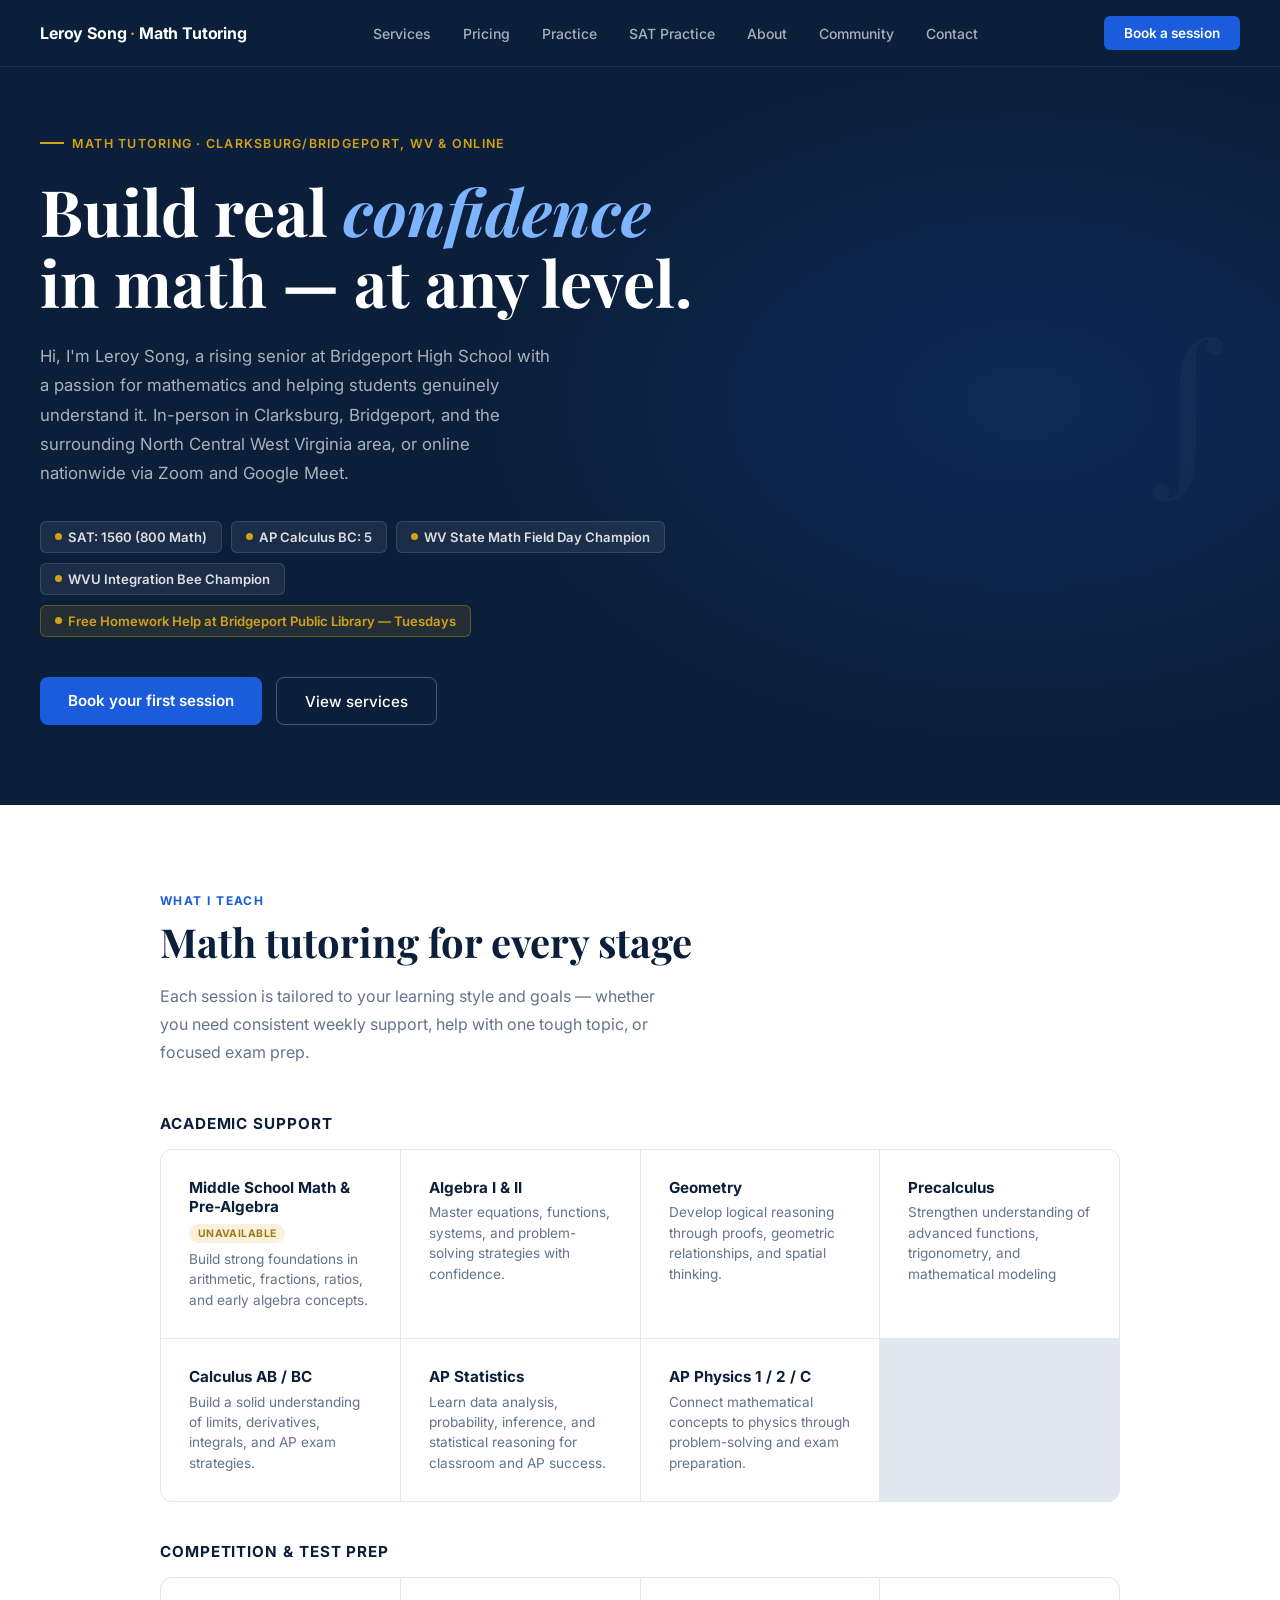
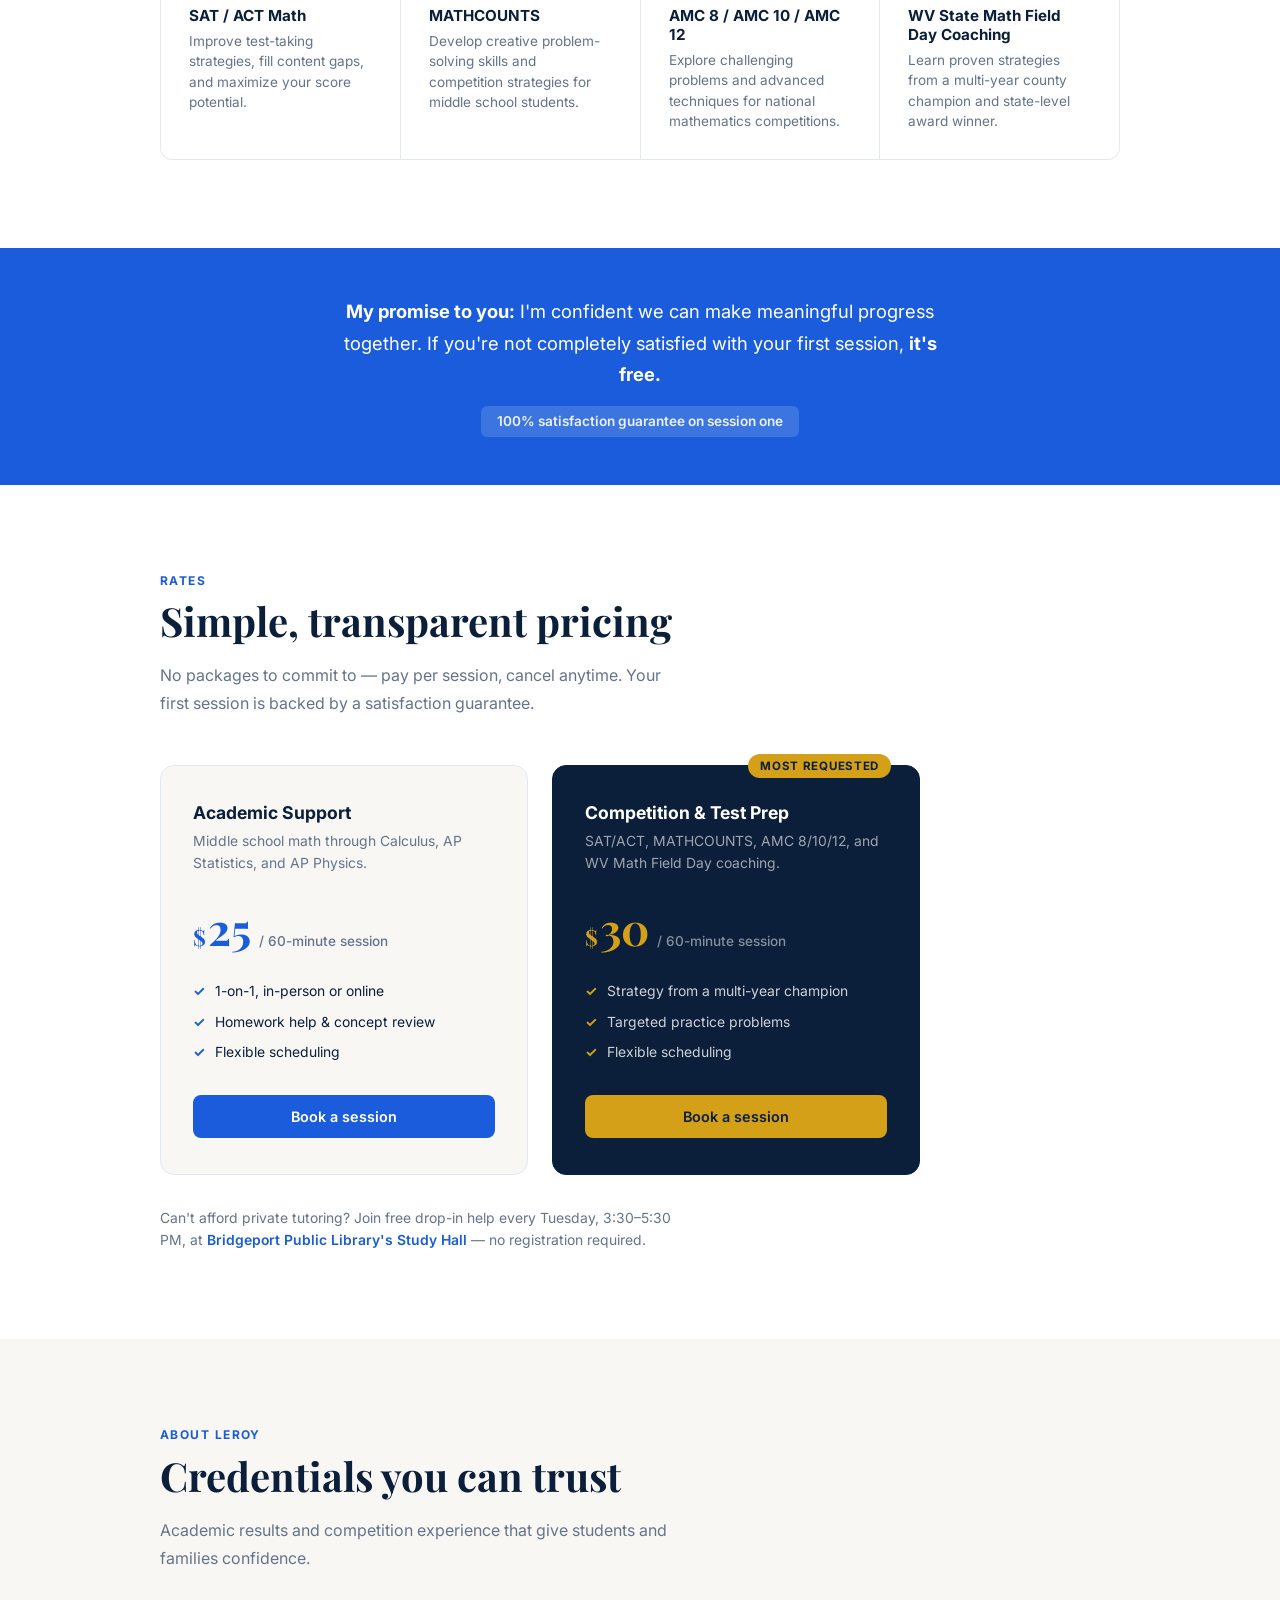
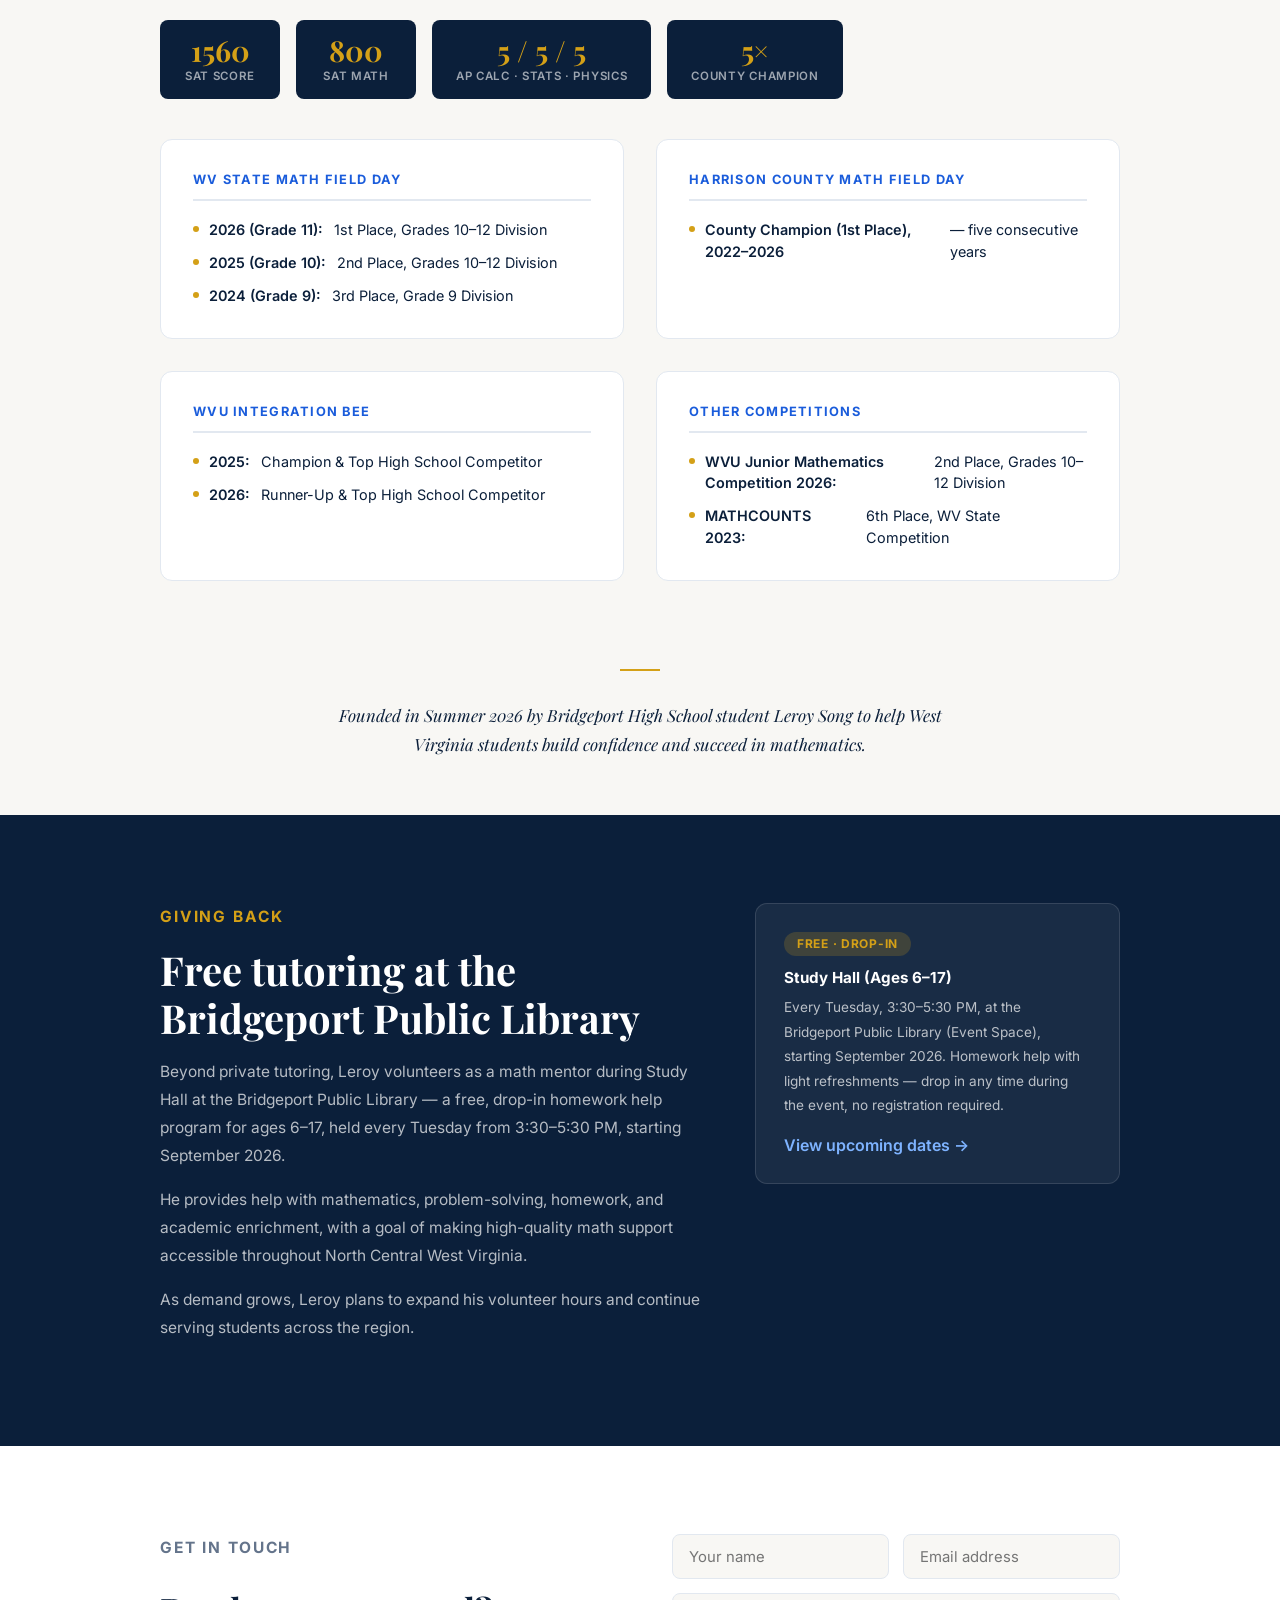
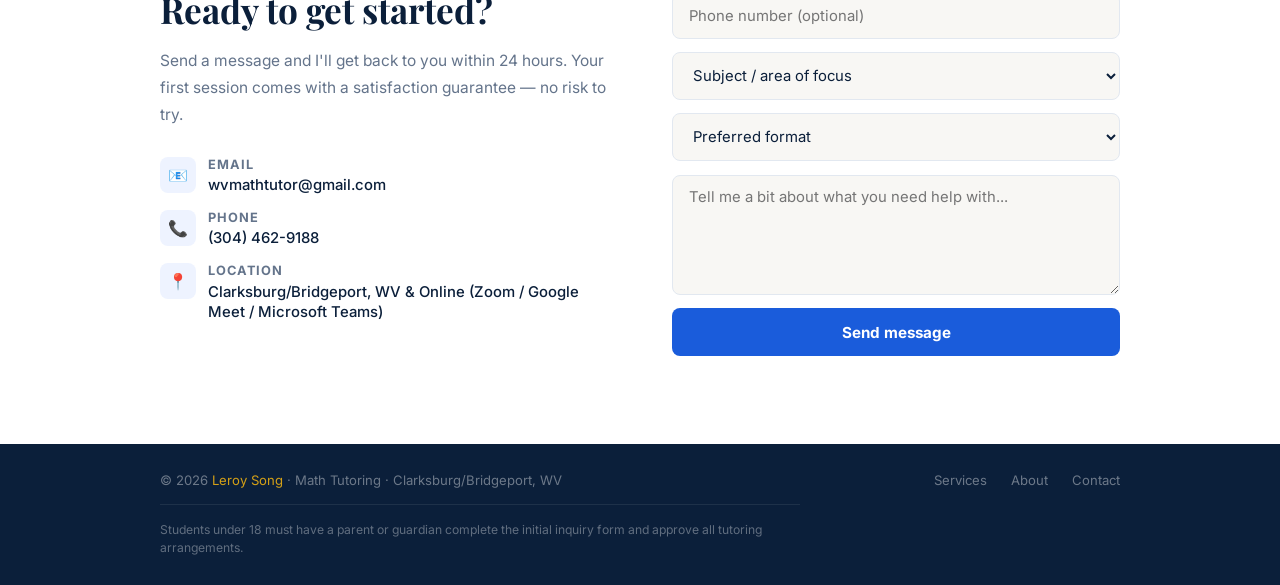
<file: index.html>
<!DOCTYPE html>
<html lang="en">
<head>
  <meta charset="UTF-8"/>
  <meta name="viewport" content="width=device-width, initial-scale=1.0"/>
  <meta name="description" content="High-quality math tutoring in Clarksburg/Bridgeport, WV and online. SAT 1560, AP Calculus BC 5, WV State Math Field Day Champion."/>
  <title>Leroy Song — Math Tutoring in Clarksburg &amp; Bridgeport, WV</title>
  <script type="application/ld+json">
  {
    "@context": "https://schema.org",
    "@type": "LocalBusiness",
    "name": "Leroy Song Math Tutoring",
    "url": "https://www.wvmathtutor.com",
    "description": "Math tutoring for Algebra through Calculus, SAT Math, and competition mathematics, in person in Clarksburg and Bridgeport, WV, and online nationwide.",
    "areaServed": [
      { "@type": "City", "name": "Bridgeport, WV" },
      { "@type": "City", "name": "Clarksburg, WV" }
    ],
    "address": {
      "@type": "PostalAddress",
      "addressLocality": "Bridgeport",
      "addressRegion": "WV",
      "addressCountry": "US"
    },
    "email": "wvmathtutor@gmail.com",
    "telephone": "+1-304-462-9188"
  }
  </script>
  <link rel="icon" type="image/png" href="[data-uri]"/>
  <link href="https://fonts.googleapis.com/css2?family=Inter:wght@400;500;600;700&family=Playfair+Display:ital,wght@0,700;1,700&display=swap" rel="stylesheet"/>
  <style>
    *, *::before, *::after { box-sizing: border-box; margin: 0; padding: 0; }

    :root {
      --navy:   #0B1F3A;
      --blue:   #1A5CDB;
      --gold:   #D4A017;
      --cream:  #F8F7F4;
      --gray:   #64748B;
      --border: #E2E8F0;
      --white:  #FFFFFF;
    }

    html { scroll-behavior: smooth; }
    body { font-family: 'Inter', sans-serif; background: var(--cream); color: var(--navy); }

    /* ── NAV ── */
    nav {
      position: fixed; top: 0; left: 0; right: 0; z-index: 100;
      background: rgba(11,31,58,0.97);
      backdrop-filter: blur(8px);
      display: flex; align-items: center; justify-content: space-between;
      padding: 1rem 2.5rem;
      border-bottom: 1px solid rgba(255,255,255,0.07);
    }
    .nav-logo {
      font-size: 1rem; font-weight: 700; color: var(--white); letter-spacing: -.01em;
    }
    .nav-logo span { color: var(--gold); }
    .nav-links { display: flex; gap: 2rem; list-style: none; }
    .nav-links a {
      color: rgba(255,255,255,0.65); text-decoration: none;
      font-size: .875rem; font-weight: 500; transition: color .2s;
    }
    .nav-links a:hover { color: var(--white); }
    .nav-cta {
      background: var(--blue); color: var(--white);
      font-family: 'Inter', sans-serif; font-size: .85rem; font-weight: 600;
      padding: .55rem 1.25rem; border: none; border-radius: 6px;
      cursor: pointer; text-decoration: none; transition: opacity .2s;
    }
    .nav-cta:hover { opacity: .85; }

    /* ── HERO ── */
    .hero {
      min-height: 50vh;
      background: var(--navy);
      display: flex; align-items: center;
      padding: 8rem 2.5rem 5rem;
      position: relative; overflow: hidden;
    }
    .hero-bg {
      position: absolute; inset: 0; pointer-events: none;
      background: radial-gradient(ellipse 60% 60% at 80% 50%, rgba(26,92,219,0.18) 0%, transparent 70%);
    }
    /* Subtle equation watermark */
    .hero-watermark {
      position: absolute; right: 5%; top: 50%;
      transform: translateY(-50%);
      font-size: clamp(6rem, 14vw, 14rem);
      font-family: 'Playfair Display', serif;
      font-style: italic; color: rgba(255,255,255,0.03);
      line-height: 1; pointer-events: none; user-select: none;
      white-space: nowrap;
    }
    .hero-inner { position: relative; max-width: 680px; }
    .hero-eyebrow {
      display: inline-flex; align-items: center; gap: .5rem;
      font-size: .78rem; font-weight: 600; letter-spacing: .1em;
      text-transform: uppercase; color: var(--gold);
      margin-bottom: 1.5rem;
    }
    .hero-eyebrow::before {
      content: ''; display: block;
      width: 24px; height: 2px; background: var(--gold);
    }
    .hero h1 {
      font-family: 'Playfair Display', serif;
      font-size: clamp(2.4rem, 5.5vw, 4rem);
      font-weight: 700; line-height: 1.12; color: var(--white);
      margin-bottom: 1.5rem;
    }
    .hero h1 em { font-style: italic; color: #7EB3FF; }
    .hero p {
      font-size: 1.05rem; color: rgba(255,255,255,0.65);
      line-height: 1.75; max-width: 520px; margin-bottom: 2rem;
    }

    /* Score badges */
    .badges {
      display: flex; flex-wrap: wrap; gap: .6rem; margin-bottom: 2.5rem;
    }
    .badge {
      display: flex; align-items: center; gap: .4rem;
      background: rgba(255,255,255,0.07);
      border: 1px solid rgba(255,255,255,0.12);
      border-radius: 6px; padding: .45rem .85rem;
      font-size: .82rem; font-weight: 600; color: rgba(255,255,255,0.85);
    }
    .badge-dot { width: 7px; height: 7px; border-radius: 50%; background: var(--gold); flex-shrink: 0; }
    .badge-community {
        background: rgba(212, 160, 23, 0.12);
        border: 1px solid rgba(212, 160, 23, 0.35);
        color: var(--gold);
    }
    .hero-btns { display: flex; gap: .85rem; flex-wrap: wrap; }
    .btn-primary {
      background: var(--blue); color: var(--white);
      font-family: 'Inter', sans-serif; font-size: .95rem; font-weight: 600;
      padding: .85rem 1.75rem; border: none; border-radius: 8px;
      cursor: pointer; text-decoration: none; transition: opacity .2s;
    }
    .btn-primary:hover { opacity: .85; }
    .btn-ghost {
      background: transparent; color: var(--white);
      font-family: 'Inter', sans-serif; font-size: .95rem; font-weight: 500;
      padding: .85rem 1.75rem;
      border: 1.5px solid rgba(255,255,255,0.25); border-radius: 8px;
      cursor: pointer; text-decoration: none; transition: border-color .2s;
    }
    .btn-ghost:hover { border-color: rgba(255,255,255,0.6); }

    /* ── SECTION SHARED ── */
    section { padding: 5.5rem 2.5rem; }
    .inner { max-width: 960px; margin: 0 auto; }
    .eyebrow {
      font-size: .75rem; font-weight: 700; letter-spacing: .12em;
      text-transform: uppercase; color: var(--blue);
      margin-bottom: .6rem;
    }
    .section-h {
      font-family: 'Playfair Display', serif;
      font-size: clamp(1.7rem, 3.5vw, 2.5rem);
      font-weight: 700; color: var(--navy); margin-bottom: 1rem; line-height: 1.2;
    }
    .section-sub {
      font-size: 1rem; color: var(--gray); line-height: 1.75;
      max-width: 520px; margin-bottom: 3rem;
    }

    /* ── SERVICES ── */
    .services { background: var(--white); }
    .services-grid {
      display: grid;
      grid-template-columns: repeat(auto-fit, minmax(220px, 1fr));
      gap: 1px; background: var(--border);
      border: 1px solid var(--border); border-radius: 12px; overflow: hidden;
    }
    .service-item {
      background: var(--white); padding: 1.75rem;
      transition: background .2s;
    }
    .service-item:hover { background: #F0F5FF; }
    .service-item h3 { font-size: .95rem; font-weight: 700; margin-bottom: .35rem; display: flex; align-items: center; gap: .5rem; flex-wrap: wrap; }
    .service-item p { font-size: .85rem; color: var(--gray); line-height: 1.5; }
    .service-status {
      display: inline-block;
      font-size: .65rem; font-weight: 700; letter-spacing: .04em; text-transform: uppercase;
      padding: .2rem .55rem; border-radius: 20px;
      background: rgba(212,160,23,0.15); color: #9C7A14;
      white-space: nowrap;
    }

.services-category-title {
  font-size: .95rem;
  font-weight: 700;
  color: var(--navy);
  text-transform: uppercase;
  letter-spacing: .06em;
  margin: 2.5rem 0 1rem;
}
.services-category-title:first-of-type {
  margin-top: 0;
}

/* Optional: tighten the grid to 2 columns on mobile instead of 1, so it feels less sparse */
@media (max-width: 480px) {
  .services-grid {
    grid-template-columns: repeat(2, 1fr);
  }
  .service-item {
    padding: 1.25rem;
  }
  .service-item h3 {
    font-size: .85rem;
  }
}

    /* ── PROMISE BANNER ── */
    .promise-banner {
      background: var(--blue); padding: 3rem 2.5rem;
      text-align: center;
    }
    .promise-banner p {
      font-size: 1.15rem; color: var(--white); line-height: 1.7;
      max-width: 620px; margin: 0 auto;
    }
    .promise-banner strong { font-weight: 700; }
    .promise-banner .guarantee {
      display: inline-block; margin-top: 1rem;
      background: rgba(255,255,255,0.15); border-radius: 6px;
      padding: .45rem 1rem; font-size: .85rem; font-weight: 600;
      color: rgba(255,255,255,0.9);
    }

    /* ── PRICING ── */
.pricing { background: var(--white); }

.pricing-grid {
  display: grid;
  grid-template-columns: repeat(auto-fit, minmax(280px, 1fr));
  gap: 1.5rem;
  max-width: 760px;
  margin-bottom: 2rem;
}

.pricing-card {
  position: relative;
  background: var(--cream);
  border: 1.5px solid var(--border);
  border-radius: 14px;
  padding: 2.25rem 2rem;
}

.pricing-card.featured {
  background: var(--navy);
  border-color: var(--navy);
}

.pricing-tag {
  position: absolute; top: -12px; right: 1.75rem;
  background: var(--gold); color: var(--navy);
  font-size: .72rem; font-weight: 700;
  text-transform: uppercase; letter-spacing: .06em;
  padding: .3rem .75rem; border-radius: 20px;
}

.pricing-card h3 {
  font-size: 1.1rem; font-weight: 700;
  color: var(--navy); margin-bottom: .5rem;
}
.pricing-card.featured h3 { color: var(--white); }

.pricing-desc {
  font-size: .87rem; color: var(--gray); line-height: 1.55;
  margin-bottom: 1.5rem; min-height: 2.6em;
}
.pricing-card.featured .pricing-desc { color: rgba(255,255,255,0.6); }

.pricing-amount {
  font-family: 'Playfair Display', serif;
  font-size: 2.75rem; font-weight: 700;
  color: var(--blue); margin-bottom: 1.5rem;
  display: flex; align-items: baseline; gap: .15rem;
}
.pricing-card.featured .pricing-amount { color: var(--gold); }
.pricing-amount .currency { font-size: 1.4rem; }
.pricing-amount .per {
  font-family: 'Inter', sans-serif;
  font-size: .85rem; font-weight: 500;
  color: var(--gray); margin-left: .3rem;
}
.pricing-card.featured .pricing-amount .per { color: rgba(255,255,255,0.5); }

.pricing-list {
  list-style: none; display: flex; flex-direction: column;
  gap: .6rem; margin-bottom: 2rem;
}
.pricing-list li {
  display: flex; align-items: flex-start; gap: .6rem;
  font-size: .87rem; color: var(--navy); line-height: 1.5;
}
.pricing-card.featured .pricing-list li { color: rgba(255,255,255,0.8); }
.pricing-list li::before {
  content: '✓'; flex-shrink: 0; font-weight: 700; color: var(--blue);
}
.pricing-card.featured .pricing-list li::before { color: var(--gold); }

.pricing-btn {
  display: block; text-align: center;
  background: var(--blue); color: var(--white);
  font-family: 'Inter', sans-serif; font-size: .9rem; font-weight: 600;
  padding: .8rem; border-radius: 8px;
  text-decoration: none; transition: opacity .2s;
}
.pricing-btn:hover { opacity: .85; }
.pricing-btn-featured { background: var(--gold); color: var(--navy); }

.pricing-note {
  font-size: .87rem; color: var(--gray); line-height: 1.6;
  max-width: 520px;
}
.link-inline { color: var(--blue); font-weight: 600; text-decoration: none; }
.link-inline:hover { text-decoration: underline; }

@media (max-width: 480px) {
  .pricing-card { padding: 1.75rem 1.5rem; }
}

    /* ── ACHIEVEMENTS ── */
    .achievements { background: var(--cream); }
    .ach-grid {
      display: grid; grid-template-columns: 1fr 1fr; gap: 2rem;
    }
    .ach-card {
      background: var(--white); border-radius: 12px;
      border: 1px solid var(--border); padding: 2rem;
    }
    .ach-card h3 {
      font-size: .8rem; font-weight: 700; letter-spacing: .1em;
      text-transform: uppercase; color: var(--blue);
      margin-bottom: 1.1rem; padding-bottom: .75rem;
      border-bottom: 2px solid var(--border);
    }
    .ach-list { list-style: none; display: flex; flex-direction: column; gap: .7rem; }
    .ach-list li {
      display: flex; align-items: flex-start; gap: .65rem;
      font-size: .9rem; color: var(--navy); line-height: 1.5;
    }
    .ach-list li::before {
      content: ''; flex-shrink: 0; width: 6px; height: 6px;
      border-radius: 50%; background: var(--gold); margin-top: .45rem;
    }
    .ach-list li strong { font-weight: 600; }

    /* Score pills row */
    .score-row {
      display: flex; flex-wrap: wrap; gap: 1rem; margin-bottom: 2.5rem;
    }
    .score-pill {
      background: var(--navy); color: var(--white);
      border-radius: 8px; padding: 1rem 1.5rem; text-align: center;
      min-width: 120px;
    }
    .score-pill .num {
      font-family: 'Playfair Display', serif;
      font-size: 1.8rem; font-weight: 700; color: var(--gold);
      line-height: 1; display: block;
    }
    .score-pill .lbl {
      font-size: .72rem; font-weight: 600; color: rgba(255,255,255,0.6);
      text-transform: uppercase; letter-spacing: .06em;
      display: block; margin-top: .3rem;
    }

    /* ── MISSION LINE ── */
/* Add this to your <style> section, e.g. right after the .achievements rules */

.mission-line {
  background: var(--cream);
  padding: 0 2.5rem 3.5rem;
  text-align: center;
}
.mission-line p {
  max-width: 620px; margin: 0 auto;
  font-family: 'Playfair Display', serif;
  font-style: italic;
  font-size: 1.05rem;
  color: var(--navy);
  line-height: 1.7;
  position: relative;
  padding-top: 2rem;
}
.mission-line p::before {
  content: '';
  position: absolute; top: 0; left: 50%;
  transform: translateX(-50%);
  width: 40px; height: 2px;
  background: var(--gold);
}

    /* ── COMMUNITY ── */
    .community { background: var(--navy); }
    .community .eyebrow { color: var(--gold); }
    .community .section-h { color: var(--white); }
    .community .section-sub { color: rgba(255,255,255,0.6); }
    .community-inner {
      display: grid; grid-template-columns: 3fr 2fr; gap: 3rem;
      align-items: start;
    }
    .community p {
      color: rgba(255,255,255,0.7); font-size: .97rem; line-height: 1.8;
      margin-bottom: 1rem;
    }
    .community a.link {
      color: #7EB3FF; font-weight: 600; text-decoration: none;
    }
    .community a.link:hover { text-decoration: underline; }
    .library-card {
      background: rgba(255,255,255,0.06);
      border: 1px solid rgba(255,255,255,0.12);
      border-radius: 12px; padding: 1.75rem;
    }
    .library-card h4 {
      font-size: .95rem; font-weight: 700; color: var(--white);
      margin-bottom: .5rem;
    }
    .library-card p {
      font-size: .85rem; margin-bottom: 1.1rem;
    }
    .library-tag {
      display: inline-block;
      background: rgba(212,160,23,0.2); color: var(--gold);
      font-size: .75rem; font-weight: 700;
      padding: .3rem .8rem; border-radius: 20px;
      text-transform: uppercase; letter-spacing: .06em;
    }

    /* ── CONTACT ── */
    .contact { background: var(--white); }
    .contact-layout {
      display: grid; grid-template-columns: 1fr 1fr; gap: 4rem; align-items: start;
    }
    .contact-info h2 {
      font-family: 'Playfair Display', serif;
      font-size: clamp(1.6rem, 3vw, 2.2rem);
      font-weight: 700; margin-bottom: 1rem; line-height: 1.2;
    }
    .contact-info p {
      font-size: .97rem; color: var(--gray); line-height: 1.75; margin-bottom: 1.75rem;
    }
    .contact-details { display: flex; flex-direction: column; gap: 1rem; }
    .contact-detail {
      display: flex; align-items: flex-start; gap: .75rem;
    }
    .detail-icon {
      width: 36px; height: 36px; flex-shrink: 0;
      background: #EEF3FF; border-radius: 8px;
      display: flex; align-items: center; justify-content: center;
      font-size: 1rem;
    }
    .detail-text strong {
      display: block; font-size: .8rem; text-transform: uppercase;
      letter-spacing: .07em; color: var(--gray); margin-bottom: .15rem;
    }
    .detail-text span {
      font-size: .93rem; font-weight: 500; color: var(--navy);
    }

    .contact-form { display: flex; flex-direction: column; gap: .85rem; }
    .form-row { display: grid; grid-template-columns: 1fr 1fr; gap: .85rem; }
    .contact-form input,
    .contact-form select,
    .contact-form textarea {
      font-family: 'Inter', sans-serif; font-size: .93rem;
      padding: .8rem 1rem;
      border: 1.5px solid var(--border); border-radius: 8px;
      background: var(--cream); color: var(--navy);
      width: 100%; transition: border-color .2s;
    }
    .contact-form input:focus,
    .contact-form select:focus,
    .contact-form textarea:focus {
      outline: none; border-color: var(--blue);
      background: var(--white);
    }
    .contact-form textarea { min-height: 120px; resize: vertical; }
    .contact-form button {
      background: var(--blue); color: var(--white);
      font-family: 'Inter', sans-serif; font-size: .95rem; font-weight: 700;
      padding: .9rem; border: none; border-radius: 8px;
      cursor: pointer; transition: opacity .2s;
    }
    .contact-form button:hover { opacity: .85; }

    /* ── FOOTER ── */
    footer {
      background: var(--navy);
      padding: 1.75rem 2.5rem;
    }
    .footer-top {
      display: flex; align-items: center; justify-content: space-between;
      flex-wrap: wrap; gap: .75rem;
    }
    footer p { font-size: .82rem; color: rgba(255,255,255,0.4); }
    footer p span { color: var(--gold); }
    .footer-links { display: flex; gap: 1.5rem; }
    .footer-links a {
      font-size: .82rem; color: rgba(255,255,255,0.4);
      text-decoration: none; transition: color .2s;
    }
    .footer-links a:hover { color: rgba(255,255,255,0.8); }
    .footer-disclaimer {
      margin-top: 1rem;
      padding-top: 1rem;
      border-top: 1px solid rgba(255,255,255,0.08);
      font-size: .76rem;
      color: rgba(255,255,255,0.35);
      line-height: 1.5;
      max-width: 640px;
    }

    /* ── RESPONSIVE ── */
    /* ── HAMBURGER ── */
    .nav-hamburger {
      display: none;
      flex-direction: column; justify-content: center; gap: 5px;
      width: 36px; height: 36px; padding: 4px;
      background: none; border: none; cursor: pointer;
    }
    .nav-hamburger span {
      display: block; width: 22px; height: 2px;
      background: var(--white); border-radius: 2px;
      transition: transform .25s ease, opacity .2s ease;
    }
    .nav-hamburger.open span:nth-child(1) { transform: translateY(7px) rotate(45deg); }
    .nav-hamburger.open span:nth-child(2) { opacity: 0; }
    .nav-hamburger.open span:nth-child(3) { transform: translateY(-7px) rotate(-45deg); }

    .mobile-menu {
      display: none;
      position: fixed; top: 57px; left: 0; right: 0; z-index: 99;
      background: rgba(11,31,58,0.98);
      backdrop-filter: blur(8px);
      padding: 1.25rem 2rem 1.75rem;
      border-bottom: 1px solid rgba(255,255,255,0.07);
      flex-direction: column; gap: .25rem;
    }
    .mobile-menu.open { display: flex; animation: slideDown .2s ease; }
    @keyframes slideDown {
      from { opacity: 0; transform: translateY(-8px); }
      to   { opacity: 1; transform: translateY(0); }
    }
    .mobile-menu a {
      color: rgba(255,255,255,0.75); text-decoration: none;
      font-size: 1rem; font-weight: 500; padding: .7rem 0;
      border-bottom: 1px solid rgba(255,255,255,0.06);
      transition: color .2s;
    }
    .mobile-menu a:last-child { border-bottom: none; }
    .mobile-menu a:hover { color: var(--white); }

    /* ── RESPONSIVE ── */
    @media (max-width: 720px) {
      .nav-links { display: none; }
      .nav-cta { display: none; }
      .nav-hamburger { display: flex; }
      .ach-grid { grid-template-columns: 1fr; }
      .community-inner { grid-template-columns: 1fr; }
      .contact-layout { grid-template-columns: 1fr; }
      .form-row { grid-template-columns: 1fr; }
      .hero-watermark { display: none; }
    }
    @media (prefers-reduced-motion: reduce) {
      * { transition: none !important; }
    }
  </style>
</head>
<body>

  <nav>
    <span class="nav-logo">Leroy Song <span>·</span> Math Tutoring</span>
    <ul class="nav-links">
      <li><a href="#services">Services</a></li>
      <li><a href="#pricing">Pricing</a></li>
      <li><a href="practice.html">Practice</a></li>
      <li><a href="sat-practice-hub.html">SAT Practice</a></li>
      <li><a href="#achievements">About</a></li>
      <li><a href="#community">Community</a></li>
      <li><a href="#contact">Contact</a></li>
    </ul>
    <a href="#contact" class="nav-cta">Book a session</a>
    <button class="nav-hamburger" aria-label="Toggle menu" aria-expanded="false">
      <span></span><span></span><span></span>
    </button>
  </nav>
  
  <!-- MOBILE MENU -->
  <div class="mobile-menu" id="mobile-menu">
    <a href="#services" class="mobile-link">Services</a>
    <a href="#pricing" class="mobile-link">Pricing</a>
    <a href="practice.html" class="mobile-link">Practice</a>
    <a href="sat-practice.html" class="mobile-link">SAT Practice</a>
    <a href="#achievements" class="mobile-link">About</a>
    <a href="#community" class="mobile-link">Community</a>
    <a href="#contact" class="mobile-link">Book a session</a>
  </div>

<!-- HERO -->
<section class="hero">
  <div class="hero-bg"></div>
  <div class="hero-watermark">∫</div>
  <div class="hero-inner">
    <div class="hero-eyebrow">Math Tutoring · Clarksburg/Bridgeport, WV &amp; Online</div>
    <h1>Build real <em>confidence</em> in math — at any level.</h1>
    <p>Hi, I'm Leroy Song, a rising senior at Bridgeport High School with a passion for mathematics and helping students genuinely understand it. In-person in Clarksburg, Bridgeport, and the surrounding North Central West Virginia area, or online nationwide via Zoom and Google Meet.</p>
    <div class="badges">
      <div class="badge"><span class="badge-dot"></span>SAT: 1560 (800 Math)</div>
      <div class="badge"><span class="badge-dot"></span>AP Calculus BC: 5</div>
      <div class="badge"><span class="badge-dot"></span>WV State Math Field Day Champion</div>
      <div class="badge"><span class="badge-dot"></span>WVU Integration Bee Champion</div>
      <div class="badge badge-community"><span class="badge-dot"></span>Free Homework Help at Bridgeport Public Library — Tuesdays</div>
    </div>
    <div class="hero-btns">
      <a href="#contact" class="btn-primary">Book your first session</a>
      <a href="#services" class="btn-ghost">View services</a>
    </div>
  </div>
</section>

<!-- SERVICES -->
<section class="services" id="services">
    <div class="inner">
      <p class="eyebrow">What I teach</p>
      <h2 class="section-h">Math tutoring for every stage</h2>
      <p class="section-sub">Each session is tailored to your learning style and goals — whether you need consistent weekly support, help with one tough topic, or focused exam prep.</p>
  
      <h3 class="services-category-title">Academic Support</h3>
      <div class="services-grid">
        <div class="service-item">
          <h3>Middle School Math &amp; Pre-Algebra <span class="service-status">Unavailable</span></h3>
          <p>Build strong foundations in arithmetic, fractions, ratios, and early algebra concepts.</p>
        </div>
        <div class="service-item">
          <h3>Algebra I &amp; II</h3>
          <p>Master equations, functions, systems, and problem-solving strategies with confidence.</p>
        </div>
        <div class="service-item">
          <h3>Geometry</h3>
          <p>Develop logical reasoning through proofs, geometric relationships, and spatial thinking.</p>
        </div>
        <div class="service-item">
          <h3>Precalculus</h3>
          <p>Strengthen understanding of advanced functions, trigonometry, and mathematical modeling</p>
        </div>
        <div class="service-item">
          <h3>Calculus AB / BC</h3>
          <p>Build a solid understanding of limits, derivatives, integrals, and AP exam strategies.</p>
        </div>
        <div class="service-item">
          <h3>AP Statistics</h3>
          <p>Learn data analysis, probability, inference, and statistical reasoning for classroom and AP success.</p>
        </div>
        <div class="service-item">
          <h3>AP Physics 1 / 2 / C</h3>
          <p>Connect mathematical concepts to physics through problem-solving and exam preparation.</p>
        </div>
      </div>
  
      <h3 class="services-category-title">Competition &amp; Test Prep</h3>
      <div class="services-grid">
        <div class="service-item">
          <h3>SAT / ACT Math</h3>
          <p>Improve test-taking strategies, fill content gaps, and maximize your score potential.</p>
        </div>
        <div class="service-item">
          <h3>MATHCOUNTS</h3>
          <p>Develop creative problem-solving skills and competition strategies for middle school students.</p>
        </div>
        <div class="service-item">
          <h3>AMC 8 / AMC 10 / AMC 12</h3>
          <p>Explore challenging problems and advanced techniques for national mathematics competitions.</p>
        </div>
        <div class="service-item">
          <h3>WV State Math Field Day Coaching</h3>
          <p>Learn proven strategies from a multi-year county champion and state-level award winner.</p>
        </div>
      </div>
    </div>
  </section>

<!-- PROMISE BANNER -->
<div class="promise-banner">
  <p><strong>My promise to you:</strong> I'm confident we can make meaningful progress together. If you're not completely satisfied with your first session, <strong>it's free.</strong></p>
  <span class="guarantee">100% satisfaction guarantee on session one</span>
</div>

<!-- PRICING -->
<section class="pricing" id="pricing">
    <div class="inner">
      <p class="eyebrow">Rates</p>
      <h2 class="section-h">Simple, transparent pricing</h2>
      <p class="section-sub">No packages to commit to — pay per session, cancel anytime. Your first session is backed by a satisfaction guarantee.</p>
  
      <div class="pricing-grid">
        <div class="pricing-card">
          <h3>Academic Support</h3>
          <p class="pricing-desc">Middle school math through Calculus, AP Statistics, and AP Physics.</p>
          <div class="pricing-amount"><span class="currency">$</span>25<span class="per">/ 60-minute session</span></div>
          <ul class="pricing-list">
            <li>1-on-1, in-person or online</li>
            <li>Homework help &amp; concept review</li>
            <li>Flexible scheduling</li>
          </ul>
          <a href="#contact" class="pricing-btn">Book a session</a>
        </div>
  
        <div class="pricing-card featured">
          <span class="pricing-tag">Most requested</span>
          <h3>Competition &amp; Test Prep</h3>
          <p class="pricing-desc">SAT/ACT, MATHCOUNTS, AMC 8/10/12, and WV Math Field Day coaching.</p>
          <div class="pricing-amount"><span class="currency">$</span>30<span class="per">/ 60-minute session</span></div>
          <ul class="pricing-list">
            <li>Strategy from a multi-year champion</li>
            <li>Targeted practice problems</li>
            <li>Flexible scheduling</li>
          </ul>
          <a href="#contact" class="pricing-btn pricing-btn-featured">Book a session</a>
        </div>
      </div>
  
      <p class="pricing-note">Can't afford private tutoring? Join free drop-in help every Tuesday, 3:30–5:30 PM, at <a href="#community" class="link-inline">Bridgeport Public Library's Study Hall</a> — no registration required.</p>
    </div>
  </section>

<!-- ACHIEVEMENTS -->
<section class="achievements" id="achievements">
  <div class="inner">
    <p class="eyebrow">About Leroy</p>
    <h2 class="section-h">Credentials you can trust</h2>
    <p class="section-sub">Academic results and competition experience that give students and families confidence.</p>

    <div class="score-row">
      <div class="score-pill">
        <span class="num">1560</span>
        <span class="lbl">SAT Score</span>
      </div>
      <div class="score-pill">
        <span class="num">800</span>
        <span class="lbl">SAT Math</span>
      </div>
      <div class="score-pill">
        <span class="num">5 / 5 / 5</span>
        <span class="lbl">AP Calc · Stats · Physics</span>
      </div>
      <div class="score-pill">
        <span class="num">5×</span>
        <span class="lbl">County Champion</span>
      </div>
    </div>

    <div class="ach-grid">
      <div class="ach-card">
        <h3>WV State Math Field Day</h3>
        <ul class="ach-list">
          <li><strong>2026 (Grade 11):</strong> 1st Place, Grades 10–12 Division</li>
          <li><strong>2025 (Grade 10):</strong> 2nd Place, Grades 10–12 Division</li>
          <li><strong>2024 (Grade 9):</strong> 3rd Place, Grade 9 Division</li>
        </ul>
      </div>
      <div class="ach-card">
        <h3>Harrison County Math Field Day</h3>
        <ul class="ach-list">
          <li><strong>County Champion (1st Place), 2022–2026</strong> — five consecutive years</li>
        </ul>
      </div>
      <div class="ach-card">
        <h3>WVU Integration Bee</h3>
        <ul class="ach-list">
          <li><strong>2025:</strong> Champion &amp; Top High School Competitor</li>
          <li><strong>2026:</strong> Runner-Up &amp; Top High School Competitor</li>
        </ul>
      </div>
      <div class="ach-card">
        <h3>Other Competitions</h3>
        <ul class="ach-list">
          <li><strong>WVU Junior Mathematics Competition 2026:</strong> 2nd Place, Grades 10–12 Division</li>
          <li><strong>MATHCOUNTS 2023:</strong> 6th Place, WV State Competition</li>
        </ul>
      </div>
    </div>
  </div>
</section>

<!-- MISSION -->
<div class="mission-line">
  <p>Founded in Summer 2026 by Bridgeport High School student Leroy Song to help West Virginia students build confidence and succeed in mathematics.</p>
</div>

<!-- COMMUNITY -->
<section class="community" id="community">
  <div class="inner">
    <div class="community-inner">
      <div>
        <p class="eyebrow">Giving back</p>
        <h2 class="section-h" style="color:var(--white);">Free tutoring at the Bridgeport Public Library</h2>
        <p>Beyond private tutoring, Leroy volunteers as a math mentor during Study Hall at the Bridgeport Public Library — a free, drop-in homework help program for ages 6–17, held every Tuesday from 3:30–5:30 PM, starting September 2026.</p>
        <p>He provides help with mathematics, problem-solving, homework, and academic enrichment, with a goal of making high-quality math support accessible throughout North Central West Virginia.</p>
        <p>As demand grows, Leroy plans to expand his volunteer hours and continue serving students across the region.</p>
      </div>
      <div class="library-card">
        <span class="library-tag">Free · Drop-in</span>
        <h4 style="margin-top:.75rem;">Study Hall (Ages 6–17)</h4>
        <p>Every Tuesday, 3:30–5:30 PM, at the Bridgeport Public Library (Event Space), starting September 2026. Homework help with light refreshments — drop in any time during the event, no registration required.</p>
        <a href="https://www.bplwv.org/events?term=Study+Hall&r=thismonth" class="link" target="_blank" rel="noopener">View upcoming dates →</a>
      </div>
    </div>
  </div>
</section>

<!-- CONTACT -->
<section class="contact" id="contact">
    <div class="inner">
      <div class="contact-layout">
        <div class="contact-info">
          <p class="eyebrow">Get in touch</p>
          <h2>Ready to get started?</h2>
          <p>Send a message and I'll get back to you within 24 hours. Your first session comes with a satisfaction guarantee — no risk to try.</p>
          <div class="contact-details">
            <div class="contact-detail">
              <div class="detail-icon">📧</div>
              <div class="detail-text">
                <strong>Email</strong>
                <span>wvmathtutor@gmail.com</span>
              </div>
            </div>
            <div class="contact-detail">
              <div class="detail-icon">📞</div>
              <div class="detail-text">
                <strong>Phone</strong>
                <span>(304) 462-9188</span>
              </div>
            </div>
            <div class="contact-detail">
              <div class="detail-icon">📍</div>
              <div class="detail-text">
                <strong>Location</strong>
                <span>Clarksburg/Bridgeport, WV &amp; Online (Zoom / Google Meet / Microsoft Teams)</span>
              </div>
            </div>
          </div>
        </div>
  
        <div>
          <form class="contact-form" id="tutoring-contact-form" action="https://formspree.io/f/mkoalaop" method="POST">
            <div class="form-row">
              <input type="text" name="name" placeholder="Your name" required />
              <input type="email" name="email" placeholder="Email address" required />
            </div>
            <input type="tel" name="phone" placeholder="Phone number (optional)" />
            <select name="subject" required>
              <option value="" disabled selected>Subject / area of focus</option>
              <option disabled>Middle School Math / Pre-Algebra (Unavailable)</option>
              <option>Algebra I or II</option>
              <option>Geometry</option>
              <option>Precalculus</option>
              <option>Calculus AB / BC</option>
              <option>AP Statistics</option>
              <option>AP Physics 1 / 2 / C</option>
              <option>AP Exam Prep</option>
              <option>SAT / ACT Math</option>
              <option>MATHCOUNTS</option>
              <option>AMC 8 / AMC 10 / AMC 12</option>
              <option>WV State Math Field Day</option>
              <option>Other</option>
            </select>
            <select name="format" required>
              <option value="" disabled selected>Preferred format</option>
              <option>In-person (Clarksburg/Bridgeport area)</option>
              <option>Online (Zoom / Google Meet)</option>
              <option>Either works</option>
            </select>
            <textarea name="message" placeholder="Tell me a bit about what you need help with..." required></textarea>
            <input type="hidden" name="_subject" value="New tutoring inquiry from wvmathtutor.com" />
            <input type="text" name="_gotcha" style="display:none" tabindex="-1" autocomplete="off" />
            <button type="submit">Send message</button>
            <p id="form-status" style="display:none; font-size:.9rem; margin-top:.25rem; text-align:center;"></p>
          </form>
        </div>
      </div>
    </div>
  </section>
  
  <script>
    (function () {
      const form = document.getElementById('tutoring-contact-form');
      const status = document.getElementById('form-status');
      if (!form) return;
  
      form.addEventListener('submit', async function (e) {
        e.preventDefault();
        const data = new FormData(form);
        const submitBtn = form.querySelector('button[type="submit"]');
        const originalText = submitBtn.textContent;
        submitBtn.textContent = 'Sending...';
        submitBtn.disabled = true;
  
        try {
          const response = await fetch(form.action, {
            method: 'POST',
            body: data,
            headers: { 'Accept': 'application/json' }
          });
  
          if (response.ok) {
            form.reset();
            status.textContent = "Thanks! Your message has been sent — I'll get back to you within 24 hours.";
            status.style.color = '#1A5CDB';
            status.style.display = 'block';
          } else {
            status.textContent = "Something went wrong. Please email wvmathtutor@gmail.com directly.";
            status.style.color = '#B91C1C';
            status.style.display = 'block';
          }
        } catch (err) {
          status.textContent = "Something went wrong. Please email wvmathtutor@gmail.com directly.";
          status.style.color = '#B91C1C';
          status.style.display = 'block';
        } finally {
          submitBtn.textContent = originalText;
          submitBtn.disabled = false;
        }
      });
    })();
  </script>

<!-- FOOTER -->
<footer>
    <div class="inner footer-inner">
      <div class="footer-top">
        <p>© 2026 <span>Leroy Song</span> · Math Tutoring · Clarksburg/Bridgeport, WV</p>
        <div class="footer-links">
          <a href="#services">Services</a>
          <a href="#achievements">About</a>
          <a href="#contact">Contact</a>
        </div>
      </div>
      <p class="footer-disclaimer">Students under 18 must have a parent or guardian complete the initial inquiry form and approve all tutoring arrangements.</p>
    </div>
  </footer>

  <script>
    const hamburger = document.querySelector('.nav-hamburger');
    const mobileMenu = document.getElementById('mobile-menu');
    hamburger.addEventListener('click', () => {
      const isOpen = mobileMenu.classList.toggle('open');
      hamburger.classList.toggle('open', isOpen);
      hamburger.setAttribute('aria-expanded', String(isOpen));
    });
    // Close menu when a link is tapped
    document.querySelectorAll('.mobile-link').forEach(link => {
      link.addEventListener('click', () => {
        mobileMenu.classList.remove('open');
        hamburger.classList.remove('open');
        hamburger.setAttribute('aria-expanded', 'false');
      });
    });
  </script>
</body>
</html>
</file>
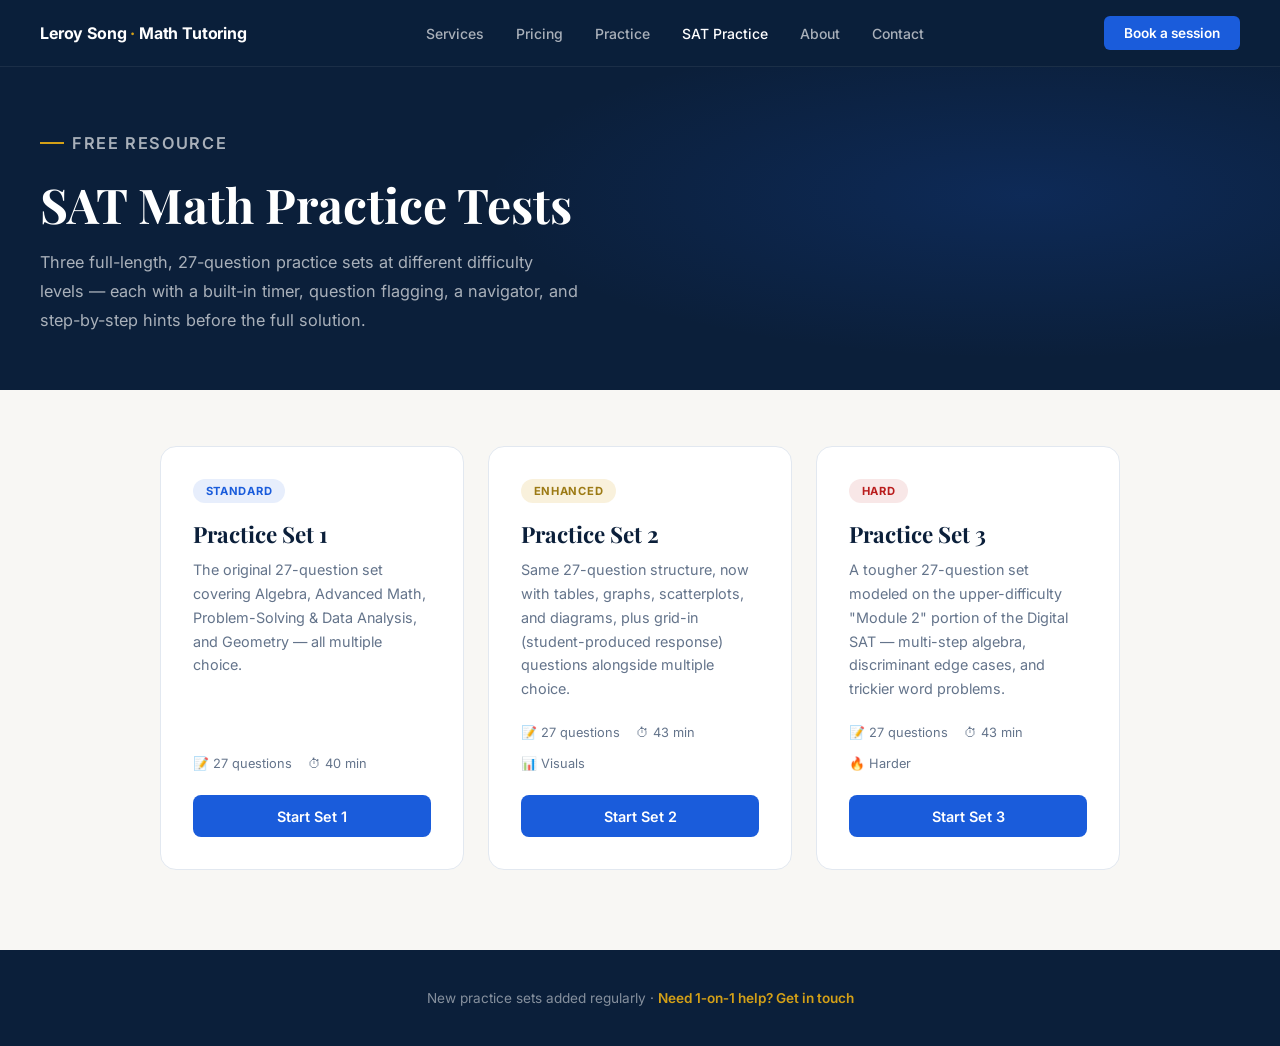
<file: sat-practice-hub.html>
<!DOCTYPE html>
<html lang="en">
<head>
  <meta charset="UTF-8"/>
  <meta name="viewport" content="width=device-width, initial-scale=1.0"/>
  <meta name="description" content="Free SAT Math practice tests from Leroy Song, Bridgeport, WV — three full-length sets at different difficulty levels, with hints, solutions, and a built-in timer."/>
  <title>SAT Practice — Leroy Song Math Tutoring</title>
  <link rel="icon" type="image/png" href="[data-uri]"/>

  <link href="https://fonts.googleapis.com/css2?family=Inter:wght@400;500;600;700&family=Playfair+Display:ital,wght@0,700;1,700&display=swap" rel="stylesheet"/>

  <style>
    *, *::before, *::after { box-sizing: border-box; margin: 0; padding: 0; }
    :root {
      --navy:   #0B1F3A;
      --blue:   #1A5CDB;
      --gold:   #D4A017;
      --cream:  #F8F7F4;
      --gray:   #64748B;
      --border: #E2E8F0;
      --white:  #FFFFFF;
    }
    html { scroll-behavior: smooth; }
    body { font-family: 'Inter', sans-serif; background: var(--cream); color: var(--navy); }

    nav {
      position: fixed; top: 0; left: 0; right: 0; z-index: 100;
      background: rgba(11,31,58,0.97);
      backdrop-filter: blur(8px);
      display: flex; align-items: center; justify-content: space-between;
      padding: 1rem 2.5rem;
      border-bottom: 1px solid rgba(255,255,255,0.07);
    }
    .nav-logo { font-size: 1rem; font-weight: 700; color: var(--white); letter-spacing: -.01em; text-decoration: none; }
    .nav-logo span { color: var(--gold); }
    .nav-links { display: flex; gap: 2rem; list-style: none; }
    .nav-links a { color: rgba(255,255,255,0.65); text-decoration: none; font-size: .875rem; font-weight: 500; transition: color .2s; }
    .nav-links a:hover, .nav-links a.active { color: var(--white); }
    .nav-cta { background: var(--blue); color: var(--white); font-size: .85rem; font-weight: 600; padding: .55rem 1.25rem; border: none; border-radius: 6px; cursor: pointer; text-decoration: none; transition: opacity .2s; }
    .nav-cta:hover { opacity: .85; }
    @media (max-width: 720px) { .nav-links { display: none; } }

    .page-header { background: var(--navy); padding: 8rem 2.5rem 3.5rem; position: relative; overflow: hidden; }
    .page-header-bg { position: absolute; inset: 0; pointer-events: none; background: radial-gradient(ellipse 60% 60% at 80% 50%, rgba(26,92,219,0.18) 0%, transparent 70%); }
    .page-header-inner { position: relative; max-width: 760px; }
    .eyebrow { display: inline-flex; align-items: center; gap: .5rem; font-size: .78rem; font-weight: 600; letter-spacing: .1em; text-transform: uppercase; color: var(--gold); margin-bottom: 1.25rem; }
    .eyebrow::before { content: ''; display: block; width: 24px; height: 2px; background: var(--gold); }
    .page-header h1 { font-family: 'Playfair Display', serif; font-size: clamp(2rem, 4.5vw, 3rem); font-weight: 700; line-height: 1.15; color: var(--white); margin-bottom: 1rem; }
    .page-header p { font-size: 1.02rem; color: rgba(255,255,255,0.65); line-height: 1.75; max-width: 540px; }

    .set-grid {
      max-width: 1040px; margin: 0 auto;
      padding: 3.5rem 2.5rem 5rem;
      display: grid; grid-template-columns: repeat(auto-fit, minmax(280px, 1fr));
      gap: 1.5rem;
    }
    .set-card {
      background: var(--white); border: 1.5px solid var(--border); border-radius: 16px;
      padding: 2rem; display: flex; flex-direction: column;
      transition: border-color .15s, transform .15s, box-shadow .15s;
    }
    .set-card:hover { border-color: var(--blue); transform: translateY(-3px); box-shadow: 0 10px 24px rgba(11,31,58,0.08); }
    .set-badge {
      display: inline-block; align-self: flex-start;
      font-size: .7rem; font-weight: 700; letter-spacing: .06em; text-transform: uppercase;
      padding: .3rem .8rem; border-radius: 20px; margin-bottom: 1rem;
    }
    .set-badge.standard { background: rgba(26,92,219,0.1); color: var(--blue); }
    .set-badge.enhanced { background: rgba(212,160,23,0.15); color: #9C7A14; }
    .set-badge.hard { background: rgba(185,28,28,0.1); color: #B91C1C; }
    .set-card h2 { font-family: 'Playfair Display', serif; font-size: 1.4rem; font-weight: 700; margin-bottom: .6rem; }
    .set-card p { font-size: .9rem; color: var(--gray); line-height: 1.65; margin-bottom: 1.5rem; flex-grow: 1; }
    .set-meta { display: flex; gap: 1rem; font-size: .8rem; color: var(--gray); margin-bottom: 1.5rem; flex-wrap: wrap; }
    .set-meta span { display: flex; align-items: center; gap: .35rem; }
    .set-btn {
      display: block; text-align: center; background: var(--blue); color: var(--white);
      font-weight: 600; font-size: .9rem; padding: .8rem; border-radius: 8px;
      text-decoration: none; transition: opacity .2s;
    }
    .set-btn:hover { opacity: .85; }

    footer { background: var(--navy); padding: 2.5rem; text-align: center; }
    footer p { color: rgba(255,255,255,0.5); font-size: .85rem; }
    footer a { color: var(--gold); text-decoration: none; font-weight: 600; }
    footer a:hover { text-decoration: underline; }

    @media (max-width: 540px) {
      .page-header { padding: 6.5rem 1.5rem 2.75rem; }
      .set-grid { padding: 2.5rem 1.25rem 3.5rem; }
    }
  </style>
</head>
<body>

<nav>
  <a href="index.html" class="nav-logo">Leroy Song <span>·</span> Math Tutoring</a>
  <ul class="nav-links">
    <li><a href="index.html#services">Services</a></li>
    <li><a href="index.html#pricing">Pricing</a></li>
    <li><a href="practice.html">Practice</a></li>
    <li><a href="sat-practice-hub.html" class="active">SAT Practice</a></li>
    <li><a href="index.html#achievements">About</a></li>
    <li><a href="index.html#contact">Contact</a></li>
  </ul>
  <a href="index.html#contact" class="nav-cta">Book a session</a>
</nav>

<header class="page-header">
  <div class="page-header-bg"></div>
  <div class="page-header-inner">
    <p class="eyebrow">Free resource</p>
    <h1>SAT Math Practice Tests</h1>
    <p>Three full-length, 27-question practice sets at different difficulty levels — each with a built-in timer, question flagging, a navigator, and step-by-step hints before the full solution.</p>
  </div>
</header>

<div class="set-grid">
  <div class="set-card">
    <span class="set-badge standard">Standard</span>
    <h2>Practice Set 1</h2>
    <p>The original 27-question set covering Algebra, Advanced Math, Problem-Solving &amp; Data Analysis, and Geometry — all multiple choice.</p>
    <div class="set-meta">
      <span>📝 27 questions</span>
      <span>⏱ 40 min</span>
    </div>
    <a href="sat-practice.html" class="set-btn">Start Set 1</a>
  </div>

  <div class="set-card">
    <span class="set-badge enhanced">Enhanced</span>
    <h2>Practice Set 2</h2>
    <p>Same 27-question structure, now with tables, graphs, scatterplots, and diagrams, plus grid-in (student-produced response) questions alongside multiple choice.</p>
    <div class="set-meta">
      <span>📝 27 questions</span>
      <span>⏱ 43 min</span>
      <span>📊 Visuals</span>
    </div>
    <a href="sat-practice-2.html" class="set-btn">Start Set 2</a>
  </div>

  <div class="set-card">
    <span class="set-badge hard">Hard</span>
    <h2>Practice Set 3</h2>
    <p>A tougher 27-question set modeled on the upper-difficulty "Module 2" portion of the Digital SAT — multi-step algebra, discriminant edge cases, and trickier word problems.</p>
    <div class="set-meta">
      <span>📝 27 questions</span>
      <span>⏱ 43 min</span>
      <span>🔥 Harder</span>
    </div>
    <a href="sat-practice-3.html" class="set-btn">Start Set 3</a>
  </div>
</div>

<footer>
  <p>New practice sets added regularly &middot; <a href="index.html#contact">Need 1‑on‑1 help? Get in touch</a></p>
</footer>

</body>
</html>
</file>
